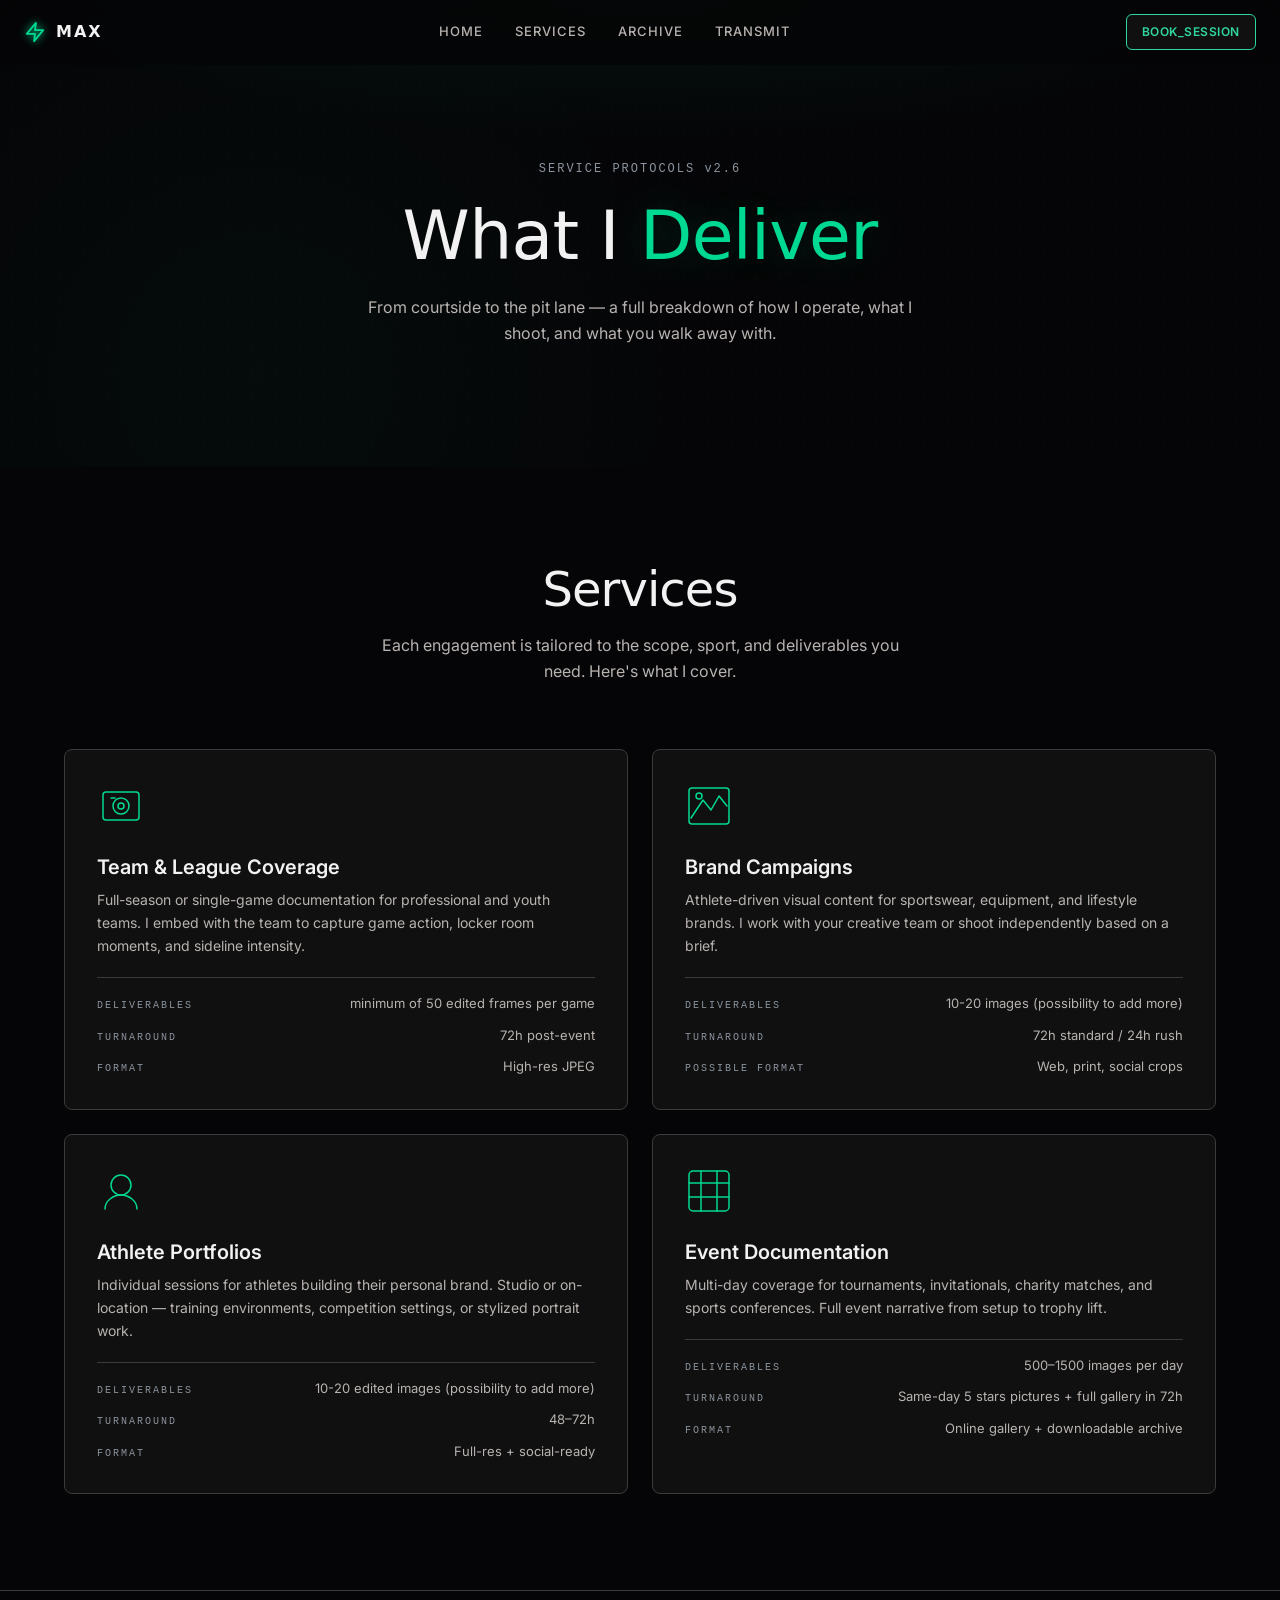
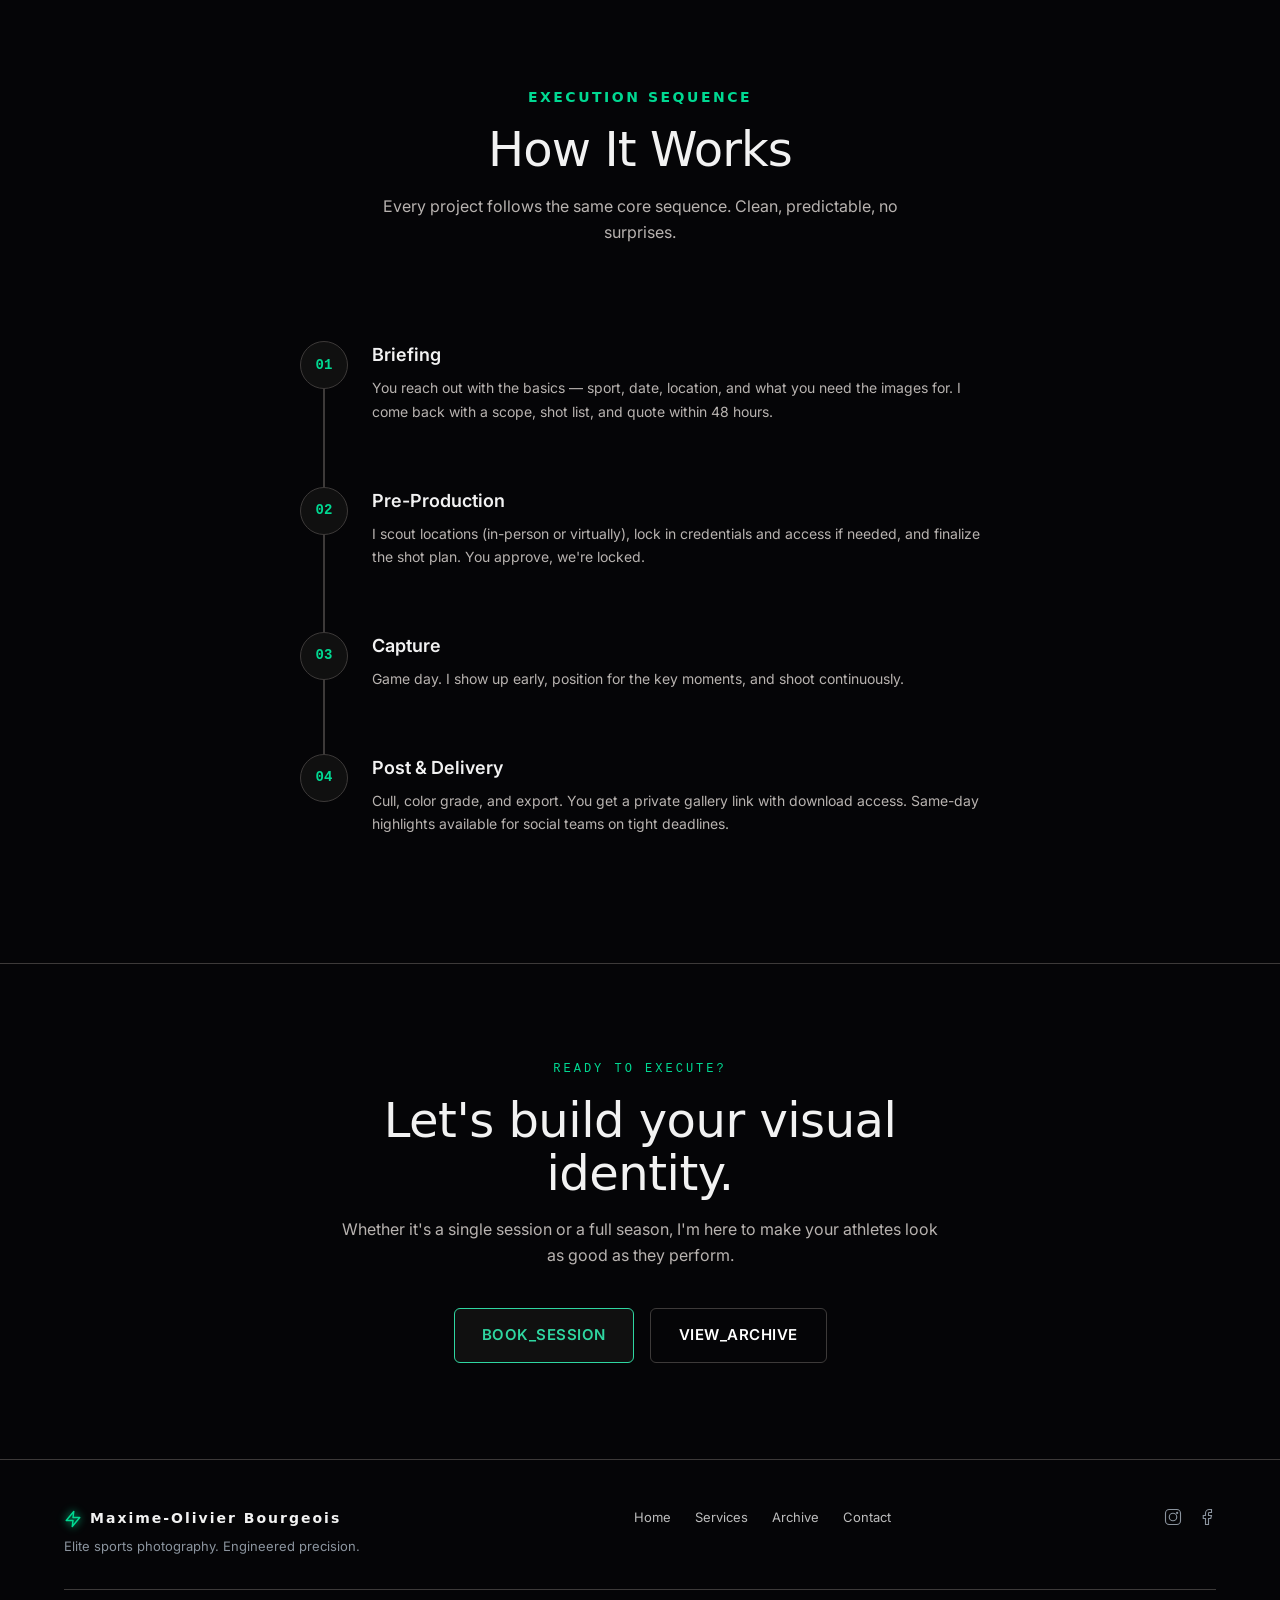
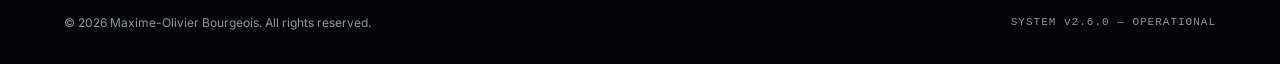
<file: work.html>
<!DOCTYPE html>
<html lang="en">
<head>
  <meta charset="UTF-8">
  <meta name="viewport" content="width=device-width, initial-scale=1.0">
  <title>VOLTFRAME — Services & Work</title>
  <meta name="description" content="Photography services by VOLTFRAME. Team coverage, brand campaigns, athlete portfolios, and event documentation.">
  <link rel="preconnect" href="https://fonts.googleapis.com">
  <link rel="preconnect" href="https://fonts.gstatic.com" crossorigin>
  <link href="https://fonts.googleapis.com/css2?family=Inter:wght@300;400;500;600;700&display=swap" rel="stylesheet">
  <link rel="stylesheet" href="styles.css">
  <link rel="icon" href="data:image/svg+xml,<svg xmlns='http://www.w3.org/2000/svg' viewBox='0 0 32 32'><text y='28' font-size='28'>⚡</text></svg>">
</head>
<body>

  <!-- NAVIGATION -->
  <nav class="top-bar" id="topBar">
    <div class="top-bar__inner">
      <a href="index.html" class="top-bar__logo">
        <svg class="top-bar__bolt" viewBox="0 0 24 24" width="22" height="22" fill="none" stroke="#00d992" stroke-width="2" stroke-linecap="round" stroke-linejoin="round">
          <polygon points="13 2 3 14 12 14 11 22 21 10 12 10 13 2"/>
        </svg>
        <span class="top-bar__name">MAX</span>
      </a>

      <div class="top-bar__links" id="navLinks">
        <a href="index.html" class="top-bar__link">HOME</a>
        <a href="work.html" class="top-bar__link">SERVICES</a>
        <a href="index.html#gallery" class="top-bar__link">ARCHIVE</a>
        <a href="index.html#contact" class="top-bar__link">TRANSMIT</a>
      </div>

      <div class="top-bar__actions">
        <a href="index.html#contact" class="btn btn--primary">BOOK_SESSION</a>
        <button class="top-bar__hamburger" id="hamburger" aria-label="Toggle navigation">
          <span></span><span></span><span></span>
        </button>
      </div>
    </div>
  </nav>

  <!-- Mobile nav overlay -->
  <div class="mobile-nav" id="mobileNav">
    <a href="index.html" class="mobile-nav__link">HOME</a>
    <a href="work.html" class="mobile-nav__link">SERVICES</a>
    <a href="index.html#gallery" class="mobile-nav__link">ARCHIVE</a>
    <a href="index.html#contact" class="mobile-nav__link">TRANSMIT</a>
    <a href="index.html#contact" class="btn btn--primary mobile-nav__cta">BOOK_SESSION</a>
  </div>

  <!-- HERO -->
  <header class="hero hero--compact" id="hero">
    <div class="hero__bg"></div>
    <div class="hero__overlay"></div>
    <div class="hero__content">
      <p class="hero__overline">SERVICE PROTOCOLS v2.6</p>
      <h1 class="hero__title">
        What I <span class="hero__accent">Deliver</span>
      </h1>
      <p class="hero__sub">
        From courtside to the pit lane — a full breakdown of how I operate, what I shoot, and what you walk away with.
      </p>
    </div>
  </header>

  <!-- SERVICES -->
  <section class="services" id="services">
    <div class="container">
      <div class="section-header">
        <h2 class="section-header__title">Services</h2>
        <p class="section-header__desc">Each engagement is tailored to the scope, sport, and deliverables you need. Here's what I cover.</p>
      </div>

      <div class="services__grid">

        <article class="service-card">
          <div class="service-card__icon">
            <svg viewBox="0 0 48 48" width="48" height="48" fill="none" stroke="#00d992" stroke-width="1.5" stroke-linecap="round" stroke-linejoin="round">
              <rect x="6" y="10" width="36" height="28" rx="3"/>
              <circle cx="24" cy="24" r="8"/>
              <circle cx="24" cy="24" r="3"/>
              <line x1="14" y1="16" x2="18" y2="16"/>
            </svg>
          </div>
          <div class="service-card__content">
            <h3 class="service-card__title">Team & League Coverage</h3>
            <p class="service-card__desc">Full-season or single-game documentation for professional and youth teams. I embed with the team to capture game action, locker room moments, and sideline intensity.</p>
            <div class="service-card__details">
              <div class="service-card__detail">
                <span class="service-card__detail-label">DELIVERABLES</span>
                <span class="service-card__detail-value">minimum of 50 edited frames per game</span>
              </div>
              <div class="service-card__detail">
                <span class="service-card__detail-label">TURNAROUND</span>
                <span class="service-card__detail-value">72h post-event</span>
              </div>
              <div class="service-card__detail">
                <span class="service-card__detail-label">FORMAT</span>
                <span class="service-card__detail-value">High-res JPEG</span>
              </div>
            </div>
          </div>
        </article>

        <article class="service-card">
          <div class="service-card__icon">
            <svg viewBox="0 0 48 48" width="48" height="48" fill="none" stroke="#00d992" stroke-width="1.5" stroke-linecap="round" stroke-linejoin="round">
              <path d="M6 36 L18 18 L26 28 L34 14 L42 24"/>
              <rect x="4" y="6" width="40" height="36" rx="3"/>
              <circle cx="14" cy="14" r="3"/>
            </svg>
          </div>
          <div class="service-card__content">
            <h3 class="service-card__title">Brand Campaigns</h3>
            <p class="service-card__desc">Athlete-driven visual content for sportswear, equipment, and lifestyle brands. I work with your creative team or shoot independently based on a brief.</p>
            <div class="service-card__details">
              <div class="service-card__detail">
                <span class="service-card__detail-label">DELIVERABLES</span>
                <span class="service-card__detail-value">10-20 images (possibility to add more)</span>
              </div>
              <div class="service-card__detail">
                <span class="service-card__detail-label">TURNAROUND</span>
                <span class="service-card__detail-value">72h standard / 24h rush</span>
              </div>
              <div class="service-card__detail">
                <span class="service-card__detail-label">POSSIBLE FORMAT</span>
                <span class="service-card__detail-value">Web, print, social crops</span>
              </div>
            </div>
          </div>
        </article>

        <article class="service-card">
          <div class="service-card__icon">
            <svg viewBox="0 0 48 48" width="48" height="48" fill="none" stroke="#00d992" stroke-width="1.5" stroke-linecap="round" stroke-linejoin="round">
              <circle cx="24" cy="18" r="10"/>
              <path d="M8 42 C8 34 16 28 24 28 C32 28 40 34 40 42"/>
            </svg>
          </div>
          <div class="service-card__content">
            <h3 class="service-card__title">Athlete Portfolios</h3>
            <p class="service-card__desc">Individual sessions for athletes building their personal brand. Studio or on-location — training environments, competition settings, or stylized portrait work.</p>
            <div class="service-card__details">
              <div class="service-card__detail">
                <span class="service-card__detail-label">DELIVERABLES</span>
                <span class="service-card__detail-value">10-20 edited images (possibility to add more)</span>
              </div>
              <div class="service-card__detail">
                <span class="service-card__detail-label">TURNAROUND</span>
                <span class="service-card__detail-value">48–72h</span>
              </div>
              <div class="service-card__detail">
                <span class="service-card__detail-label">FORMAT</span>
                <span class="service-card__detail-value">Full-res + social-ready</span>
              </div>
            </div>
          </div>
        </article>

        <article class="service-card">
          <div class="service-card__icon">
            <svg viewBox="0 0 48 48" width="48" height="48" fill="none" stroke="#00d992" stroke-width="1.5" stroke-linecap="round" stroke-linejoin="round">
              <rect x="4" y="4" width="40" height="40" rx="4"/>
              <line x1="4" y1="16" x2="44" y2="16"/>
              <line x1="16" y1="4" x2="16" y2="44"/>
              <line x1="32" y1="4" x2="32" y2="44"/>
              <line x1="4" y1="30" x2="44" y2="30"/>
            </svg>
          </div>
          <div class="service-card__content">
            <h3 class="service-card__title">Event Documentation</h3>
            <p class="service-card__desc">Multi-day coverage for tournaments, invitationals, charity matches, and sports conferences. Full event narrative from setup to trophy lift.</p>
            <div class="service-card__details">
              <div class="service-card__detail">
                <span class="service-card__detail-label">DELIVERABLES</span>
                <span class="service-card__detail-value">500–1500 images per day</span>
              </div>
              <div class="service-card__detail">
                <span class="service-card__detail-label">TURNAROUND</span>
                <span class="service-card__detail-value">Same-day 5 stars pictures + full gallery in 72h</span>
              </div>
              <div class="service-card__detail">
                <span class="service-card__detail-label">FORMAT</span>
                <span class="service-card__detail-value">Online gallery + downloadable archive</span>
              </div>
            </div>
          </div>
        </article>

      </div>
    </div>
  </section>

  <!-- PROCESS -->
  <section class="process" id="process">
    <div class="container">
      <div class="section-header">
        <p class="section-header__overline">EXECUTION SEQUENCE</p>
        <h2 class="section-header__title">How It Works</h2>
        <p class="section-header__desc">Every project follows the same core sequence. Clean, predictable, no surprises.</p>
      </div>

      <div class="process__timeline">

        <div class="process__step">
          <div class="process__step-number">01</div>
          <div class="process__step-content">
            <h3 class="process__step-title">Briefing</h3>
            <p class="process__step-desc">You reach out with the basics — sport, date, location, and what you need the images for. I come back with a scope, shot list, and quote within 48 hours.</p>
          </div>
        </div>

        <div class="process__step">
          <div class="process__step-number">02</div>
          <div class="process__step-content">
            <h3 class="process__step-title">Pre-Production</h3>
            <p class="process__step-desc">I scout locations (in-person or virtually), lock in credentials and access if needed, and finalize the shot plan. You approve, we're locked.</p>
          </div>
        </div>

        <div class="process__step">
          <div class="process__step-number">03</div>
          <div class="process__step-content">
            <h3 class="process__step-title">Capture</h3>
            <p class="process__step-desc">Game day. I show up early, position for the key moments, and shoot continuously.</p>
          </div>
        </div>

        <div class="process__step">
          <div class="process__step-number">04</div>
          <div class="process__step-content">
            <h3 class="process__step-title">Post & Delivery</h3>
            <p class="process__step-desc">Cull, color grade, and export. You get a private gallery link with download access. Same-day highlights available for social teams on tight deadlines.</p>
          </div>
        </div>

      </div>
    </div>
  </section>

  <!--
    EQUIPMENT
    <section class="equipment" id="equipment">
    <div class="container">
      <div class="section-header">
        <p class="section-header__overline">HARDWARE MANIFEST</p>
        <h2 class="section-header__title">The Kit</h2>
        <p class="section-header__desc">Redundancy built in at every level. Two bodies, multiple lenses, backup cards and batteries for every session.</p>
      </div>

      <div class="equipment__grid">

        <div class="equipment__card">
          <div class="equipment__terminal">
            <div class="about__terminal-bar">
              <span class="about__terminal-dot" style="background:#fb565b;"></span>
              <span class="about__terminal-dot" style="background:#ffba00;"></span>
              <span class="about__terminal-dot" style="background:#008b00;"></span>
              <span class="about__terminal-title">primary_body.cfg</span>
            </div>
            <div class="about__terminal-body">
              <code><span class="code-key">body</span>=<span class="code-str">"Top of the line camera"</span></code>
              <code><span class="code-key">sensor</span>=<span class="code-str">"50.1MP Full Frame"</span></code>
              <code><span class="code-key">burst</span>=<span class="code-str">"30fps electronic"</span></code>
              <code><span class="code-key">af_points</span>=<span class="code-str">"759 phase-detect"</span></code>
              <code><span class="code-key">role</span>=<span class="code-accent">"PRIMARY"</span></code>
            </div>
          </div>
        </div>

        <div class="equipment__card">
          <div class="equipment__terminal">
            <div class="about__terminal-bar">
              <span class="about__terminal-dot" style="background:#fb565b;"></span>
              <span class="about__terminal-dot" style="background:#ffba00;"></span>
              <span class="about__terminal-dot" style="background:#008b00;"></span>
              <span class="about__terminal-title">backup_body.cfg</span>
            </div>
            <div class="about__terminal-body">
              <code><span class="code-key">body</span>=<span class="code-str">"Canon EOS R3"</span></code>
              <code><span class="code-key">sensor</span>=<span class="code-str">"24.1MP Full Frame"</span></code>
              <code><span class="code-key">burst</span>=<span class="code-str">"30fps electronic"</span></code>
              <code><span class="code-key">af_points</span>=<span class="code-str">"1053 cross-type"</span></code>
              <code><span class="code-key">role</span>=<span class="code-accent">"BACKUP"</span></code>
            </div>
          </div>
        </div>

        <div class="equipment__card equipment__card--lenses">
          <div class="equipment__terminal">
            <div class="about__terminal-bar">
              <span class="about__terminal-dot" style="background:#fb565b;"></span>
              <span class="about__terminal-dot" style="background:#ffba00;"></span>
              <span class="about__terminal-dot" style="background:#008b00;"></span>
              <span class="about__terminal-title">lens_array.cfg</span>
            </div>
            <div class="about__terminal-body">
              <code><span class="code-key">wide</span>=<span class="code-str">"24-70mm f/2.8 GM II"</span></code>
              <code><span class="code-key">tele</span>=<span class="code-str">"70-200mm f/2.8 GM II"</span></code>
              <code><span class="code-key">super_tele</span>=<span class="code-str">"200-600mm f/5.6-6.3 G"</span></code>
              <code><span class="code-key">prime</span>=<span class="code-str">"85mm f/1.4 GM"</span></code>
              <code><span class="code-key">status</span>=<span class="code-accent">"ALL UNITS READY"</span></code>
            </div>
          </div>
        </div>

      </div>
    </div>
    </section>
  -->
  <!-- CTA -->
  <section class="work-cta">
    <div class="container">
      <div class="work-cta__inner">
        <p class="work-cta__overline">READY TO EXECUTE?</p>
        <h2 class="work-cta__title">Let's build your visual identity.</h2>
        <p class="work-cta__desc">Whether it's a single session or a full season, I'm here to make your athletes look as good as they perform.</p>
        <div class="work-cta__actions">
          <a href="index.html#contact" class="btn btn--primary btn--lg">BOOK_SESSION</a>
          <a href="index.html#gallery" class="btn btn--ghost btn--lg">VIEW_ARCHIVE</a>
        </div>
      </div>
    </div>
  </section>

  <!-- FOOTER -->
  <footer class="footer">
    <div class="container">
      <div class="footer__inner">
        <div class="footer__brand">
          <div class="footer__logo">
            <svg class="top-bar__bolt" viewBox="0 0 24 24" width="18" height="18" fill="none" stroke="#00d992" stroke-width="2" stroke-linecap="round" stroke-linejoin="round">
              <polygon points="13 2 3 14 12 14 11 22 21 10 12 10 13 2"/>
            </svg>
            <span>Maxime-Olivier Bourgeois</span>
          </div>
          <p class="footer__tagline">Elite sports photography. Engineered precision.</p>
        </div>
        <div class="footer__links">
          <a href="index.html" class="footer__link">Home</a>
          <a href="work.html" class="footer__link">Services</a>
          <a href="index.html#gallery" class="footer__link">Archive</a>
          <a href="index.html#contact" class="footer__link">Contact</a>
        </div>
        <div class="footer__social">
          <a href="https://www.instagram.com/maximeolivierbourgeois" class="footer__social-link" aria-label="Instagram" target="_blank">
            <svg width="18" height="18" viewBox="0 0 24 24" fill="none" stroke="currentColor" stroke-width="1.5"><rect x="2" y="2" width="20" height="20" rx="5"/><circle cx="12" cy="12" r="5"/><circle cx="17.5" cy="6.5" r="1.5" fill="currentColor" stroke="none"/></svg>
          </a>
          <a href="https://www.facebook.com/MaxoProduction/" class="footer__social-link" aria-label="Facebook">
            <svg width="18" height="18" viewBox="0 0 24 24" fill="none" stroke="currentColor" stroke-width="1.5"><path d="M18 2h-3a5 5 0 0 0-5 5v3H7v4h3v8h4v-8h3l1-4h-4V7a1 1 0 0 1 1-1h3V2z"/></svg>
          </a>
        </div>
      </div>
      <div class="footer__bottom">
        <p>&copy; 2026 Maxime-Olivier Bourgeois. All rights reserved.</p>
        <p class="footer__version">SYSTEM v2.6.0 — OPERATIONAL</p>
      </div>
    </div>
  </footer>

  <script src="script.js"></script>
</body>
</html>
</file>
<file: styles.css>
/* ═══════════════════════════════════════════════════
   VOLTFRAME — Design System
   Based on VoltAgent engineering aesthetic
   ═══════════════════════════════════════════════════ */

/* ─── Reset & Base ─────────────────────────────── */
*,
*::before,
*::after {
  margin: 0;
  padding: 0;
  box-sizing: border-box;
}

:root {
  --green-signal: #00d992;
  --green-mint: #2fd6a1;
  --green-tailwind: #10b981;
  --purple-soft: #818cf8;

  --bg-abyss: #050507;
  --bg-carbon: #101010;
  --border-charcoal: #3d3a39;

  --text-snow: #f2f2f2;
  --text-white: #ffffff;
  --text-parchment: #b8b3b0;
  --text-steel: #8b949e;
  --text-fog: #bdbdbd;
  --text-mist: #dcdcdc;

  --danger: #fb565b;
  --warning: #ffba00;
  --success: #008b00;
  --info: #4cb3d4;

  --shadow-ambient: rgba(92, 88, 85, 0.2) 0px 0px 15px;
  --shadow-dramatic: rgba(0, 0, 0, 0.7) 0px 20px 60px;

  --font-heading: system-ui, -apple-system, "Segoe UI", Roboto, Ubuntu, Cantarell, "Noto Sans", Helvetica, Arial, "Apple Color Emoji", "Segoe UI Emoji", "Segoe UI Symbol";
  --font-body: "Inter", system-ui, -apple-system, "Segoe UI", Roboto, sans-serif;
  --font-mono: SFMono-Regular, Menlo, Monaco, Consolas, "Liberation Mono", "Courier New", monospace;
}

html {
  scroll-behavior: smooth;
  -webkit-text-size-adjust: 100%;
}

body {
  font-family: var(--font-body);
  font-feature-settings: "calt", "rlig";
  background: var(--bg-abyss);
  color: var(--text-snow);
  line-height: 1.5;
  font-size: 16px;
  font-weight: 400;
  overflow-x: hidden;
  -webkit-font-smoothing: antialiased;
  -moz-osx-font-smoothing: grayscale;
}

a {
  color: inherit;
  text-decoration: none;
}

img, svg {
  display: block;
  max-width: 100%;
}

button, input, select, textarea {
  font: inherit;
  color: inherit;
  border: none;
  background: none;
}

::selection {
  background: rgba(0, 217, 146, 0.25);
  color: var(--text-white);
}

/* ─── Utility ──────────────────────────────────── */
.container {
  width: 100%;
  max-width: 1280px;
  margin: 0 auto;
  padding: 0 24px;
}

@media (min-width: 768px) {
  .container { padding: 0 40px; }
}

@media (min-width: 1025px) {
  .container { padding: 0 64px; }
}

/* ─── Section Header ───────────────────────────── */
.section-header {
  text-align: center;
  margin-bottom: 64px;
}

.section-header__overline {
  font-family: var(--font-heading);
  font-size: 14px;
  font-weight: 600;
  line-height: 1.43;
  letter-spacing: 2.52px;
  text-transform: uppercase;
  color: var(--green-signal);
  margin-bottom: 16px;
}

.section-header__title {
  font-family: var(--font-heading);
  font-size: 36px;
  font-weight: 400;
  line-height: 1.11;
  letter-spacing: -0.9px;
  color: var(--text-snow);
  margin-bottom: 16px;
}

.section-header__desc {
  font-size: 16px;
  line-height: 1.65;
  color: var(--text-parchment);
  max-width: 560px;
  margin: 0 auto;
}

@media (min-width: 768px) {
  .section-header__title { font-size: 48px; }
}

/* ─── Buttons ──────────────────────────────────── */
.btn {
  display: inline-flex;
  align-items: center;
  gap: 8px;
  font-family: var(--font-body);
  font-size: 14px;
  font-weight: 600;
  line-height: 1.65;
  letter-spacing: 0.5px;
  padding: 12px 20px;
  border-radius: 6px;
  cursor: pointer;
  transition: all 0.2s ease;
  white-space: nowrap;
}

.btn--primary {
  background: var(--bg-carbon);
  color: var(--green-mint);
  outline: 1px solid var(--green-mint);
  outline-offset: -1px;
}

.btn--primary:hover {
  background: rgba(0, 217, 146, 0.1);
}

.btn--ghost {
  background: transparent;
  color: var(--text-white);
  border: 1px solid var(--border-charcoal);
}

.btn--ghost:hover {
  background: rgba(0, 0, 0, 0.2);
  border-color: var(--text-steel);
}

.btn--lg {
  padding: 14px 28px;
  font-size: 15px;
}

.btn--submit {
  width: 100%;
  justify-content: center;
}

/* ─── Navigation ───────────────────────────────── */
.top-bar {
  position: fixed;
  top: 0;
  left: 0;
  right: 0;
  z-index: 100;
  background: rgba(5, 5, 7, 0.85);
  backdrop-filter: blur(12px);
  -webkit-backdrop-filter: blur(12px);
  border-bottom: 1px solid var(--border-charcoal);
}

.top-bar__inner {
  display: flex;
  align-items: center;
  justify-content: space-between;
  max-width: 1920px;
  margin: 0 auto;
  padding: 0 24px;
  height: 64px;
}

.top-bar__logo {
  display: flex;
  align-items: center;
  gap: 10px;
}

.top-bar__bolt {
  filter: drop-shadow(0 0 4px var(--green-signal));
  animation: boltGlow 3s ease-in-out infinite;
}

@keyframes boltGlow {
  0%, 100% { filter: drop-shadow(0 0 2px var(--green-signal)); }
  50% { filter: drop-shadow(0 0 8px var(--green-signal)); }
}

.top-bar__name {
  font-family: var(--font-heading);
  font-size: 16px;
  font-weight: 600;
  letter-spacing: 2px;
  color: var(--text-snow);
}

.top-bar__links {
  display: none;
  align-items: center;
  gap: 32px;
}

.top-bar__link {
  font-family: var(--font-body);
  font-size: 13px;
  font-weight: 500;
  letter-spacing: 1px;
  color: var(--text-parchment);
  transition: color 0.2s;
}

.top-bar__link:hover {
  color: var(--green-signal);
}

.top-bar__actions {
  display: flex;
  align-items: center;
  gap: 16px;
}

.top-bar__actions .btn {
  display: none;
  font-size: 12px;
  padding: 8px 16px;
}

.top-bar__hamburger {
  display: flex;
  flex-direction: column;
  gap: 5px;
  cursor: pointer;
  padding: 4px;
  background: none;
  border: none;
}

.top-bar__hamburger span {
  display: block;
  width: 20px;
  height: 1.5px;
  background: var(--text-snow);
  transition: all 0.3s ease;
}

.top-bar__hamburger.active span:nth-child(1) {
  transform: translateY(6.5px) rotate(45deg);
}

.top-bar__hamburger.active span:nth-child(2) {
  opacity: 0;
}

.top-bar__hamburger.active span:nth-child(3) {
  transform: translateY(-6.5px) rotate(-45deg);
}

@media (min-width: 768px) {
  .top-bar__links { display: flex; }
  .top-bar__actions .btn { display: inline-flex; }
  .top-bar__hamburger { display: none; }
}

/* Mobile nav */
.mobile-nav {
  position: fixed;
  top: 64px;
  left: 0;
  right: 0;
  bottom: 0;
  z-index: 99;
  background: rgba(5, 5, 7, 0.97);
  backdrop-filter: blur(12px);
  -webkit-backdrop-filter: blur(12px);
  display: flex;
  flex-direction: column;
  align-items: center;
  justify-content: center;
  gap: 32px;
  opacity: 0;
  pointer-events: none;
  transition: opacity 0.3s ease;
}

.mobile-nav.active {
  opacity: 1;
  pointer-events: auto;
}

.mobile-nav__link {
  font-family: var(--font-heading);
  font-size: 24px;
  font-weight: 400;
  letter-spacing: 4px;
  color: var(--text-parchment);
  transition: color 0.2s;
}

.mobile-nav__link:hover {
  color: var(--green-signal);
}

.mobile-nav__cta {
  margin-top: 16px;
}

/* ─── Hero ─────────────────────────────────────── */
.hero {
  position: relative;
  min-height: 100vh;
  display: flex;
  align-items: center;
  justify-content: center;
  padding: 120px 24px 80px;
  overflow: hidden;
}

.hero__bg {
  position: absolute;
  inset: 0;
  background:
    radial-gradient(ellipse 80% 50% at 50% 0%, rgba(0, 217, 146, 0.06) 0%, transparent 60%),
    radial-gradient(circle at 20% 80%, rgba(0, 217, 146, 0.03) 0%, transparent 40%),
    var(--bg-abyss);
}

.hero__overlay {
  position: absolute;
  inset: 0;
  background-image:
    radial-gradient(rgba(61, 58, 57, 0.15) 1px, transparent 1px);
  background-size: 24px 24px;
  opacity: 0.5;
}

.hero__content {
  position: relative;
  text-align: center;
  max-width: 800px;
}

.hero__overline {
  font-family: var(--font-mono);
  font-size: 12px;
  font-weight: 400;
  letter-spacing: 2px;
  color: var(--text-steel);
  margin-bottom: 24px;
}

.hero__title {
  font-family: var(--font-heading);
  font-size: 40px;
  font-weight: 400;
  line-height: 1.0;
  letter-spacing: -0.65px;
  color: var(--text-snow);
  margin-bottom: 24px;
}

.hero__accent {
  color: var(--green-signal);
  text-shadow: 0 0 40px rgba(0, 217, 146, 0.2);
}

.hero__sub {
  font-size: 16px;
  line-height: 1.65;
  color: var(--text-parchment);
  max-width: 580px;
  margin: 0 auto 40px;
}

.hero__ctas {
  display: flex;
  gap: 16px;
  justify-content: center;
  flex-wrap: wrap;
  margin-bottom: 64px;
}

.hero__stats {
  display: flex;
  align-items: center;
  justify-content: center;
  gap: 32px;
}

.hero__stat {
  display: flex;
  flex-direction: column;
  align-items: center;
  gap: 4px;
}

.hero__stat-value {
  font-family: var(--font-heading);
  font-size: 28px;
  font-weight: 400;
  line-height: 1.0;
  letter-spacing: -0.5px;
  color: var(--text-white);
}

.hero__stat-label {
  font-family: var(--font-mono);
  font-size: 10px;
  letter-spacing: 2px;
  color: var(--text-steel);
}

.hero__stat-divider {
  width: 1px;
  height: 32px;
  background: var(--border-charcoal);
}

.hero__scroll-hint {
  position: absolute;
  bottom: 40px;
  left: 50%;
  transform: translateX(-50%);
  display: flex;
  flex-direction: column;
  align-items: center;
  gap: 12px;
}

.hero__scroll-hint span {
  font-family: var(--font-mono);
  font-size: 10px;
  letter-spacing: 2px;
  color: var(--text-steel);
}

.hero__scroll-dot {
  animation: scrollBounce 2s ease-in-out infinite;
}

@keyframes scrollBounce {
  0%, 100% { cy: 8; }
  50% { cy: 16; }
}

@media (min-width: 768px) {
  .hero__title { font-size: 56px; }
  .hero__stat-value { font-size: 36px; }
}

@media (min-width: 1025px) {
  .hero__title { font-size: 68px; }
}

/* ─── Marquee ──────────────────────────────────── */
.marquee-section {
  padding: 48px 0;
  border-top: 1px solid var(--border-charcoal);
  border-bottom: 1px solid var(--border-charcoal);
  overflow: hidden;
}

.marquee-section__label {
  text-align: center;
  font-family: var(--font-mono);
  font-size: 10px;
  letter-spacing: 3px;
  color: var(--text-steel);
  margin-bottom: 24px;
}

.marquee {
  position: relative;
  width: 100%;
  overflow: hidden;
  mask-image: linear-gradient(to right, transparent 0%, black 10%, black 90%, transparent 100%);
  -webkit-mask-image: linear-gradient(to right, transparent 0%, black 10%, black 90%, transparent 100%);
}

.marquee__track {
  display: flex;
  gap: 64px;
  width: max-content;
  animation: marqueeScroll 40s linear infinite;
}

.marquee__item {
  font-family: var(--font-heading);
  font-size: 14px;
  font-weight: 600;
  letter-spacing: 4px;
  color: var(--text-steel);
  white-space: nowrap;
  opacity: 0.5;
  transition: opacity 0.3s;
}

.marquee__item:hover {
  opacity: 1;
  color: var(--text-parchment);
}

@keyframes marqueeScroll {
  0% { transform: translateX(0); }
  100% { transform: translateX(-50%); }
}

@media (prefers-reduced-motion: reduce) {
  .marquee__track { animation: none; }
}

.marquee:hover .marquee__track {
  animation-play-state: paused;
}

/* ─── Gallery ──────────────────────────────────── */
.gallery {
  padding: 96px 0;
}

.gallery__filters {
  display: flex;
  gap: 8px;
  justify-content: center;
  flex-wrap: wrap;
  margin-bottom: 48px;
}

.filter-btn {
  font-family: var(--font-mono);
  font-size: 12px;
  font-weight: 500;
  letter-spacing: 1px;
  padding: 8px 16px;
  border: 1px solid var(--border-charcoal);
  border-radius: 9999px;
  color: var(--text-steel);
  cursor: pointer;
  transition: all 0.2s ease;
  background: transparent;
}

.filter-btn:hover {
  border-color: var(--text-parchment);
  color: var(--text-parchment);
}

.filter-btn--active {
  border-color: var(--green-signal);
  color: var(--green-signal);
  background: rgba(0, 217, 146, 0.05);
}

.gallery__grid {
  display: grid;
  gap: 24px;
  grid-template-columns: 1fr;
}

@media (min-width: 640px) {
  .gallery__grid { grid-template-columns: repeat(2, 1fr); }
}

@media (min-width: 1025px) {
  .gallery__grid { grid-template-columns: repeat(3, 1fr); }
}

/* ─── Card ─────────────────────────────────────── */
.card {
  background: var(--bg-carbon);
  border: 1px solid var(--border-charcoal);
  border-radius: 8px;
  overflow: hidden;
  transition: all 0.3s ease;
}

.card:hover {
  border-color: var(--green-signal);
  box-shadow: var(--shadow-ambient);
}

.card.hidden {
  display: none;
}

.card__image {
  position: relative;
  aspect-ratio: 4 / 3;
  overflow: hidden;
  background: var(--bg-abyss);
}

.card__image-inner {
background-color: rgb(16, 16, 16);
  width: 100%;
  height: 100%;
  display: flex;
  justify-content: center;
  align-items: center;
  transition: transform 0.6s ease;
}

.card__image-inner svg {
  width: 100%;
  height: 100%;
}

.card__image-inner picture {
  display: block;
  width: 100%;
  height: 100%;
}

.card__image-inner img {
  display: block;
  width: 100%;
  height: 100%;
  object-fit: cover;
}

.card:hover .card__image-inner {
  transform: scale(1.03);
}

.card__overlay {
  position: absolute;
  inset: 0;
  background: rgba(5, 5, 7, 0.6);
  display: flex;
  align-items: flex-end;
  justify-content: flex-end;
  padding: 16px;
  opacity: 0;
  transition: opacity 0.3s ease;
}

.card:hover .card__overlay {
  opacity: 1;
}

.card__meta-btn {
  font-family: var(--font-mono);
  font-size: 11px;
  letter-spacing: 1px;
  color: var(--green-signal);
  background: rgba(16, 16, 16, 0.8);
  padding: 6px 12px;
  border-radius: 4px;
  border: 1px solid rgba(0, 217, 146, 0.3);
}

.card__body {
  padding: 20px;
}

.card__tag {
  display: inline-block;
  font-family: var(--font-mono);
  font-size: 10px;
  font-weight: 600;
  letter-spacing: 2px;
  color: var(--green-signal);
  background: rgba(0, 217, 146, 0.08);
  padding: 4px 10px;
  border-radius: 9999px;
  margin-bottom: 12px;
}

.card__title {
  font-family: var(--font-body);
  font-size: 18px;
  font-weight: 600;
  line-height: 1.33;
  color: var(--text-snow);
  margin-bottom: 8px;
}

.card__desc {
  font-size: 14px;
  line-height: 1.65;
  color: var(--text-parchment);
  margin-bottom: 16px;
}

.card__meta {
  display: flex;
  justify-content: space-between;
  align-items: center;
  padding-top: 12px;
  border-top: 1px solid var(--border-charcoal);
}

.card__exif {
  font-family: var(--font-mono);
  font-size: 11px;
  color: var(--text-steel);
}

.card__date {
  font-family: var(--font-mono);
  font-size: 11px;
  color: var(--text-steel);
}

/* ─── Load More ────────────────────────────────── */
.gallery__load-more {
  text-align: center;
  margin-top: 48px;
}

.gallery__record-count {
  font-family: var(--font-mono);
  font-size: 12px;
  color: var(--text-steel);
  margin-top: 16px;
}

/* ─── About ────────────────────────────────────── */
.about {
  padding: 96px 0;
  border-top: 1px solid var(--border-charcoal);
}

.about__grid {
  display: grid;
  gap: 32px;
  grid-template-columns: 1fr;
}

@media (min-width: 768px) {
  .about__grid { grid-template-columns: 1fr 1fr; }
}

.about__card {
  background: var(--bg-carbon);
  border: 1px solid var(--border-charcoal);
  border-radius: 8px;
  padding: 24px;
}

.about__card--featured {
  padding: 0;
  overflow: hidden;
}

.about__terminal {
  height: 100%;
}

.about__terminal-bar {
  display: flex;
  align-items: center;
  gap: 8px;
  padding: 12px 16px;
  background: rgba(16, 16, 16, 0.8);
  border-bottom: 1px solid var(--border-charcoal);
}

.about__terminal-dot {
  width: 10px;
  height: 10px;
  border-radius: 50%;
}

.about__terminal-title {
  font-family: var(--font-mono);
  font-size: 12px;
  color: var(--text-steel);
  margin-left: auto;
}

.about__terminal-body {
  padding: 24px;
  display: flex;
  flex-direction: column;
  gap: 12px;
}

.about__terminal-body code {
  font-family: var(--font-mono);
  font-size: 13px;
  line-height: 1.5;
}

.code-key { color: var(--text-parchment); }
.code-str { color: var(--green-mint); }
.code-accent { color: var(--green-signal); font-weight: 600; }

.about__info {
  display: grid;
  gap: 16px;
  grid-template-columns: 1fr 1fr;
}

.about__card-title {
  display: flex;
  align-items: center;
  gap: 8px;
  font-family: var(--font-body);
  font-size: 13px;
  font-weight: 500;
  color: var(--text-steel);
  margin-bottom: 8px;
}

.about__card-value {
  font-family: var(--font-heading);
  font-size: 24px;
  font-weight: 700;
  line-height: 1.0;
  color: var(--text-white);
  margin-bottom: 4px;
}

.about__card-desc {
  font-size: 12px;
  color: var(--text-steel);
}

/* ─── Contact ──────────────────────────────────── */
.contact {
  padding: 96px 0;
  border-top: 1px solid var(--border-charcoal);
}

.contact__grid {
  display: grid;
  gap: 48px;
  grid-template-columns: 1fr;
}

@media (min-width: 768px) {
  .contact__grid {
    grid-template-columns: 1.2fr 0.8fr;
    gap: 40px;
  }
}

.contact__form {
  background: var(--bg-carbon);
  border: 1px solid var(--border-charcoal);
  border-radius: 8px;
  overflow: hidden;
}

.form-group {
  padding: 0 24px;
  margin-bottom: 20px;
}

.form-group:first-of-type {
  margin-top: 24px;
}

.form-label {
  display: flex;
  align-items: center;
  gap: 8px;
  font-family: var(--font-mono);
  font-size: 12px;
  font-weight: 500;
  letter-spacing: 1px;
  color: var(--text-steel);
  margin-bottom: 8px;
}

.form-label__prefix {
  color: var(--green-signal);
  font-weight: 700;
}

.form-input {
  width: 100%;
  background: var(--bg-abyss);
  border: 1px solid var(--border-charcoal);
  border-radius: 6px;
  padding: 12px 16px;
  font-family: var(--font-mono);
  font-size: 14px;
  color: var(--text-snow);
  transition: border-color 0.2s ease;
}

.form-input::placeholder {
  color: var(--text-steel);
  opacity: 0.6;
}

.form-input:focus {
  outline: none;
  border-color: var(--green-signal);
  box-shadow: 0 0 0 1px rgba(0, 217, 146, 0.2);
}

.form-select {
  appearance: none;
  -webkit-appearance: none;
  cursor: pointer;
  background-image: url("data:image/svg+xml,%3Csvg xmlns='http://www.w3.org/2000/svg' width='12' height='12' viewBox='0 0 24 24' fill='none' stroke='%238b949e' stroke-width='2'%3E%3Cpolyline points='6 9 12 15 18 9'/%3E%3C/svg%3E");
  background-repeat: no-repeat;
  background-position: right 16px center;
  padding-right: 40px;
}

.form-select option {
  background: var(--bg-carbon);
  color: var(--text-snow);
}

.form-textarea {
  resize: vertical;
  min-height: 120px;
}

.contact__form-footer {
  padding: 24px;
  display: flex;
  flex-direction: column;
  gap: 16px;
}

@media (min-width: 480px) {
  .contact__form-footer {
    flex-direction: row;
    align-items: center;
    justify-content: space-between;
  }

  .btn--submit { width: auto; }
}

.contact__status {
  display: flex;
  align-items: center;
  gap: 8px;
}

.contact__status-dot {
  width: 8px;
  height: 8px;
  border-radius: 50%;
  background: var(--green-signal);
  animation: statusPulse 2s ease-in-out infinite;
}

@keyframes statusPulse {
  0%, 100% { opacity: 1; }
  50% { opacity: 0.4; }
}

.contact__status-text {
  font-family: var(--font-mono);
  font-size: 11px;
  letter-spacing: 1px;
  color: var(--text-steel);
}

/* Contact info sidebar */
.contact__info {
  display: flex;
  flex-direction: column;
  gap: 24px;
}

.contact__info-card {
  background: var(--bg-carbon);
  border: 1px solid var(--border-charcoal);
  border-radius: 8px;
  padding: 24px;
}

.contact__info-title {
  font-family: var(--font-body);
  font-size: 14px;
  font-weight: 600;
  letter-spacing: 0.5px;
  color: var(--text-snow);
  margin-bottom: 20px;
  padding-bottom: 12px;
  border-bottom: 1px solid var(--border-charcoal);
}

.contact__channel {
  margin-bottom: 16px;
}

.contact__channel:last-child {
  margin-bottom: 0;
}

.contact__channel-label {
  display: block;
  font-family: var(--font-mono);
  font-size: 10px;
  letter-spacing: 2px;
  color: var(--text-steel);
  margin-bottom: 4px;
}

.contact__channel-value {
  font-size: 14px;
  color: var(--text-parchment);
}

.contact__status-row {
  display: flex;
  align-items: center;
  gap: 10px;
  font-size: 13px;
  color: var(--text-parchment);
  margin-bottom: 12px;
}

.contact__status-row:last-child {
  margin-bottom: 0;
}

.contact__status-indicator {
  width: 6px;
  height: 6px;
  border-radius: 50%;
  background: var(--text-steel);
  flex-shrink: 0;
}

.contact__status-indicator--active {
  background: var(--green-signal);
  box-shadow: 0 0 6px rgba(0, 217, 146, 0.4);
}

/* ─── Footer ───────────────────────────────────── */
.footer {
  border-top: 1px solid var(--border-charcoal);
  padding: 48px 0 32px;
}

.footer__inner {
  display: flex;
  flex-direction: column;
  gap: 32px;
  padding-bottom: 32px;
  border-bottom: 1px solid var(--border-charcoal);
}

@media (min-width: 768px) {
  .footer__inner {
    flex-direction: row;
    align-items: flex-start;
    justify-content: space-between;
  }
}

.footer__brand {
  display: flex;
  flex-direction: column;
  gap: 8px;
}

.footer__logo {
  display: flex;
  align-items: center;
  gap: 8px;
  font-family: var(--font-heading);
  font-size: 14px;
  font-weight: 600;
  letter-spacing: 2px;
  color: var(--text-snow);
}

.footer__tagline {
  font-size: 13px;
  color: var(--text-steel);
}

.footer__links {
  display: flex;
  gap: 24px;
}

.footer__link {
  font-size: 13px;
  color: var(--text-fog);
  transition: color 0.2s;
}

.footer__link:hover {
  color: var(--text-white);
}

.footer__social {
  display: flex;
  gap: 16px;
}

.footer__social-link {
  color: var(--text-steel);
  transition: color 0.2s;
}

.footer__social-link:hover {
  color: var(--green-signal);
}

.footer__bottom {
  display: flex;
  flex-direction: column;
  gap: 4px;
  padding-top: 24px;
  font-size: 12px;
  color: var(--text-steel);
}

@media (min-width: 768px) {
  .footer__bottom {
    flex-direction: row;
    justify-content: space-between;
  }
}

.footer__version {
  font-family: var(--font-mono);
  font-size: 11px;
  letter-spacing: 1px;
}

/* ─── Animations & Transitions ─────────────────── */
@media (prefers-reduced-motion: reduce) {
  *,
  *::before,
  *::after {
    animation-duration: 0.01ms !important;
    animation-iteration-count: 1 !important;
    transition-duration: 0.01ms !important;
  }
}

/* Scroll reveal */
.card,
.about__card,
.contact__form,
.contact__info-card {
  opacity: 0;
  transform: translateY(20px);
  transition: opacity 0.6s ease, transform 0.6s ease, border-color 0.3s ease, box-shadow 0.3s ease;
}

.card.visible,
.about__card.visible,
.contact__form.visible,
.contact__info-card.visible {
  opacity: 1;
  transform: translateY(0);
}

/* ─── Form states ──────────────────────────────── */
.contact__form.form--sending .btn--submit {
  pointer-events: none;
  opacity: 0.6;
}

.contact__form.form--sent .contact__status-text {
  color: var(--green-signal);
}

/* ─── Active Nav Link ─────────────────────────────── */
.top-bar__link--active {
  color: var(--green-signal);
}

/* ─── Hero Compact (subpages) ─────────────────────── */
.hero--compact {
  min-height: auto;
  padding: 160px 24px 80px;
}

/* ─── Services ────────────────────────────────────── */
.services {
  padding: 96px 0;
}

.services__grid {
  display: grid;
  gap: 24px;
  grid-template-columns: 1fr;
}

@media (min-width: 768px) {
  .services__grid { grid-template-columns: 1fr 1fr; }
}

.service-card {
  background: var(--bg-carbon);
  border: 1px solid var(--border-charcoal);
  border-radius: 8px;
  padding: 32px;
  display: flex;
  flex-direction: column;
  gap: 24px;
  transition: border-color 0.3s ease, box-shadow 0.3s ease;
  opacity: 0;
  transform: translateY(20px);
  transition: opacity 0.6s ease, transform 0.6s ease, border-color 0.3s ease, box-shadow 0.3s ease;
}

.service-card.visible {
  opacity: 1;
  transform: translateY(0);
}

.service-card:hover {
  border-color: var(--green-signal);
  box-shadow: var(--shadow-ambient);
}

.service-card__icon svg {
  display: block;
}

.service-card__title {
  font-family: var(--font-body);
  font-size: 20px;
  font-weight: 600;
  line-height: 1.3;
  color: var(--text-snow);
  margin-bottom: 8px;
}

.service-card__desc {
  font-size: 14px;
  line-height: 1.65;
  color: var(--text-parchment);
  margin-bottom: 20px;
}

.service-card__details {
  display: flex;
  flex-direction: column;
  gap: 12px;
  padding-top: 16px;
  border-top: 1px solid var(--border-charcoal);
}

.service-card__detail {
  display: flex;
  justify-content: space-between;
  align-items: baseline;
  gap: 16px;
}

.service-card__detail-label {
  font-family: var(--font-mono);
  font-size: 10px;
  letter-spacing: 2px;
  color: var(--text-steel);
  flex-shrink: 0;
}

.service-card__detail-value {
  font-size: 13px;
  color: var(--text-parchment);
  text-align: right;
}

/* ─── Process ─────────────────────────────────────── */
.process {
  padding: 96px 0;
  border-top: 1px solid var(--border-charcoal);
}

.process__timeline {
  max-width: 680px;
  margin: 0 auto;
  display: flex;
  flex-direction: column;
  gap: 0;
  position: relative;
}

.process__step:not(:last-child)::after {
  content: "";
  position: absolute;
  left: 23px;
  top: 56px;
  bottom: -56px;
  width: 2px;
  background: var(--border-charcoal);
  z-index: 0;
}

.process__step {
  display: flex;
  gap: 24px;
  padding: 32px 0;
  position: relative;
  opacity: 0;
  transform: translateY(20px);
  transition: opacity 0.6s ease, transform 0.6s ease;
}

.process__step.visible {
  opacity: 1;
  transform: translateY(0);
}

.process__step-number {
  flex-shrink: 0;
  width: 48px;
  height: 48px;
  display: flex;
  align-items: center;
  justify-content: center;
  font-family: var(--font-mono);
  font-size: 14px;
  font-weight: 600;
  color: var(--green-signal);
  background: var(--bg-carbon);
  border: 1px solid var(--border-charcoal);
  border-radius: 50%;
  position: relative;
  z-index: 1;
}

.process__step-title {
  font-family: var(--font-body);
  font-size: 18px;
  font-weight: 600;
  color: var(--text-snow);
  margin-bottom: 8px;
}

.process__step-desc {
  font-size: 14px;
  line-height: 1.65;
  color: var(--text-parchment);
}

/* ─── Equipment ───────────────────────────────────── */
.equipment {
  padding: 96px 0;
  border-top: 1px solid var(--border-charcoal);
}

.equipment__grid {
  display: grid;
  gap: 24px;
  grid-template-columns: 1fr;
}

@media (min-width: 768px) {
  .equipment__grid { grid-template-columns: 1fr 1fr; }
}

.equipment__card {
  background: var(--bg-carbon);
  border: 1px solid var(--border-charcoal);
  border-radius: 8px;
  overflow: hidden;
  opacity: 0;
  transform: translateY(20px);
  transition: opacity 0.6s ease, transform 0.6s ease, border-color 0.3s ease;
}

.equipment__card.visible {
  opacity: 1;
  transform: translateY(0);
}

.equipment__card:hover {
  border-color: var(--green-signal);
}

.equipment__card--lenses {
  grid-column: 1 / -1;
}

.equipment__terminal {
  height: 100%;
}

/* ─── Work CTA ────────────────────────────────────── */
.work-cta {
  padding: 96px 0;
  border-top: 1px solid var(--border-charcoal);
}

.work-cta__inner {
  text-align: center;
  max-width: 600px;
  margin: 0 auto;
}

.work-cta__overline {
  font-family: var(--font-mono);
  font-size: 12px;
  letter-spacing: 3px;
  color: var(--green-signal);
  margin-bottom: 16px;
}

.work-cta__title {
  font-family: var(--font-heading);
  font-size: 36px;
  font-weight: 400;
  line-height: 1.1;
  letter-spacing: -0.5px;
  color: var(--text-snow);
  margin-bottom: 16px;
}

@media (min-width: 768px) {
  .work-cta__title { font-size: 48px; }
}

.work-cta__desc {
  font-size: 16px;
  line-height: 1.65;
  color: var(--text-parchment);
  margin-bottom: 40px;
}

.work-cta__actions {
  display: flex;
  gap: 16px;
  justify-content: center;
  flex-wrap: wrap;
}
</file>
